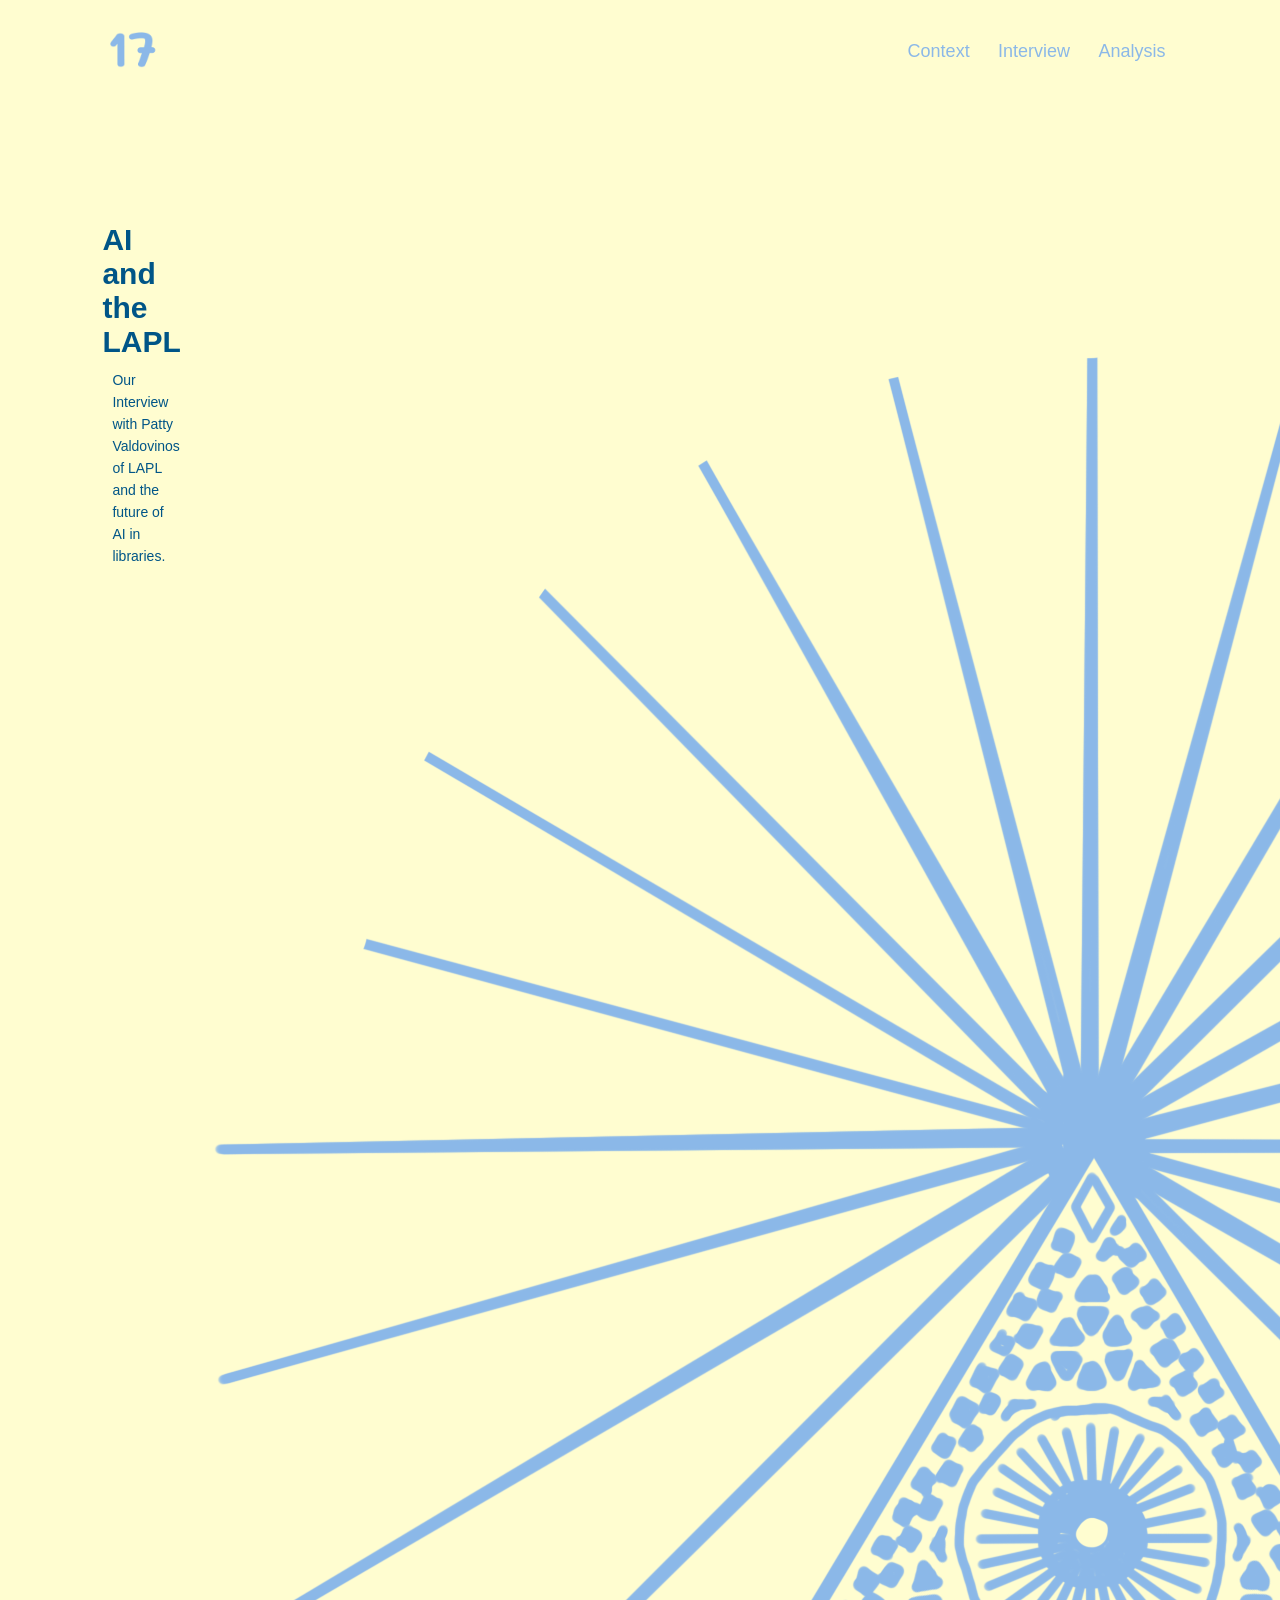
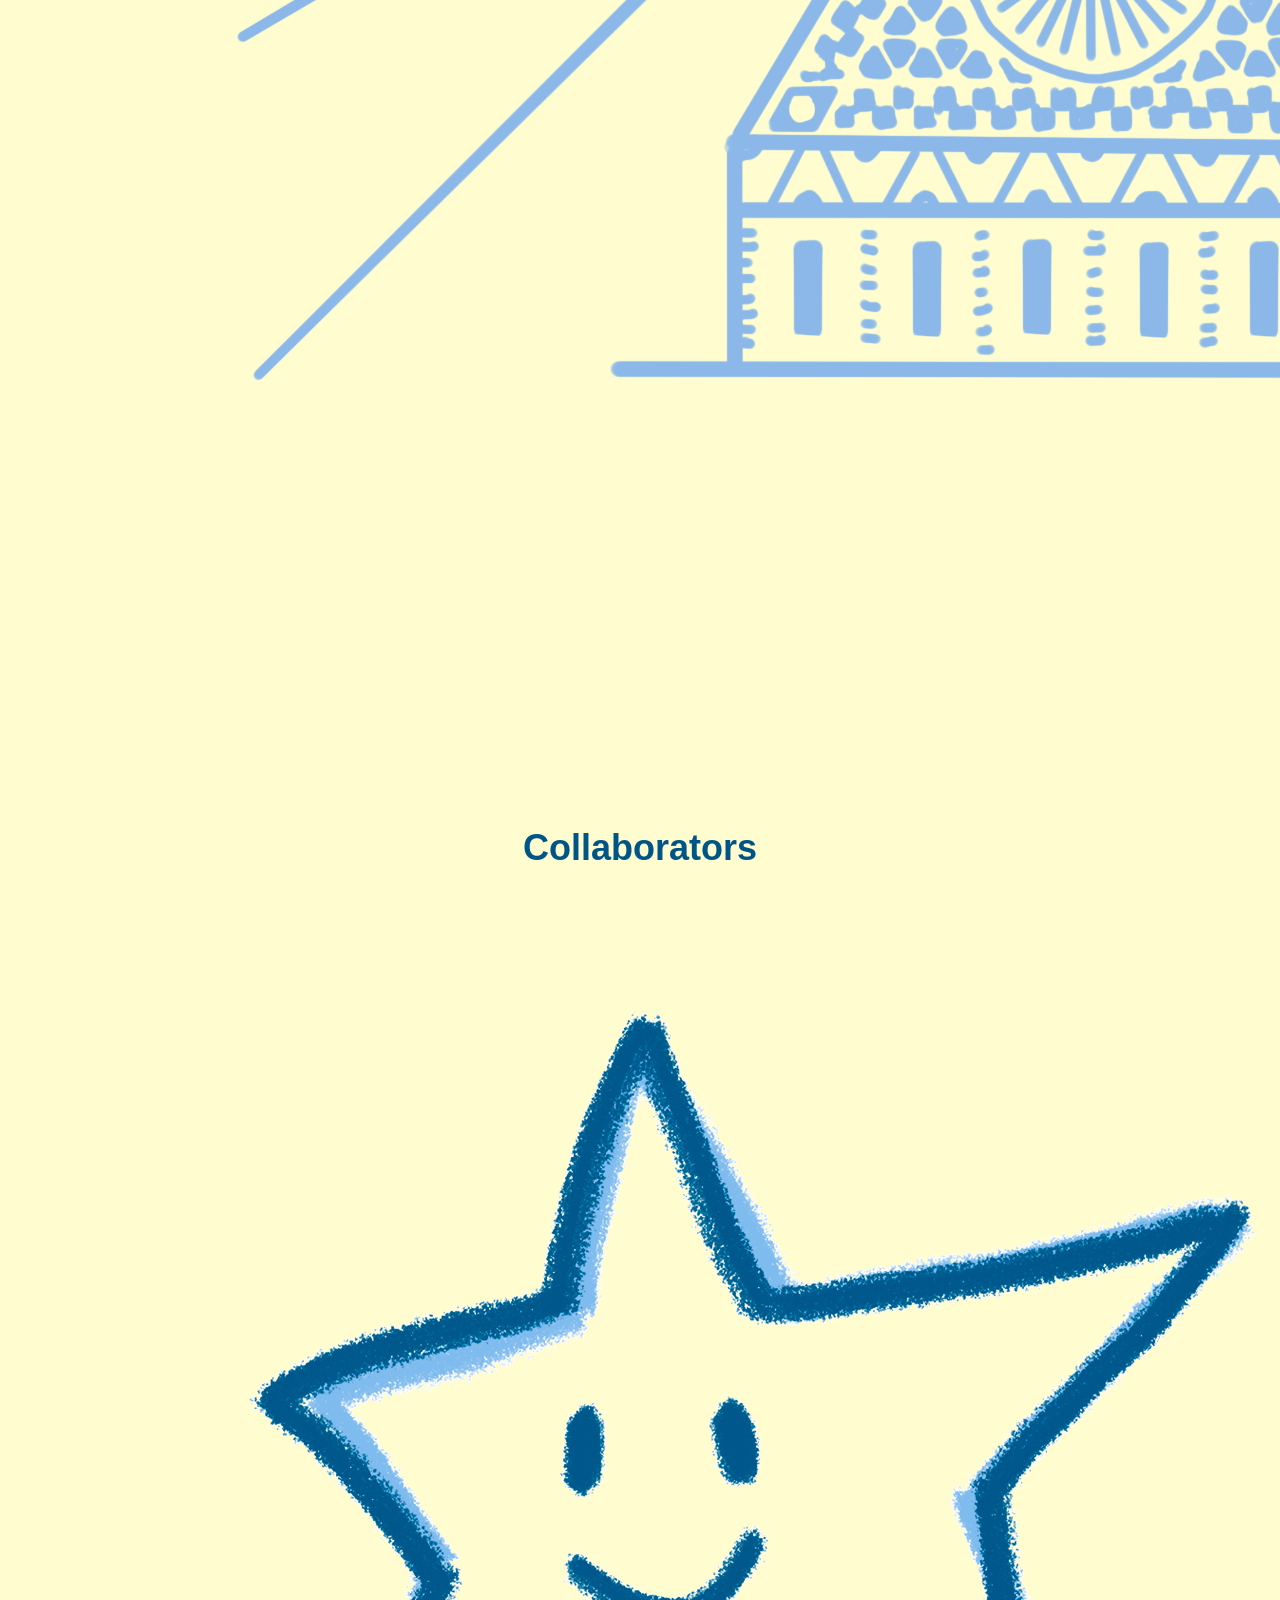
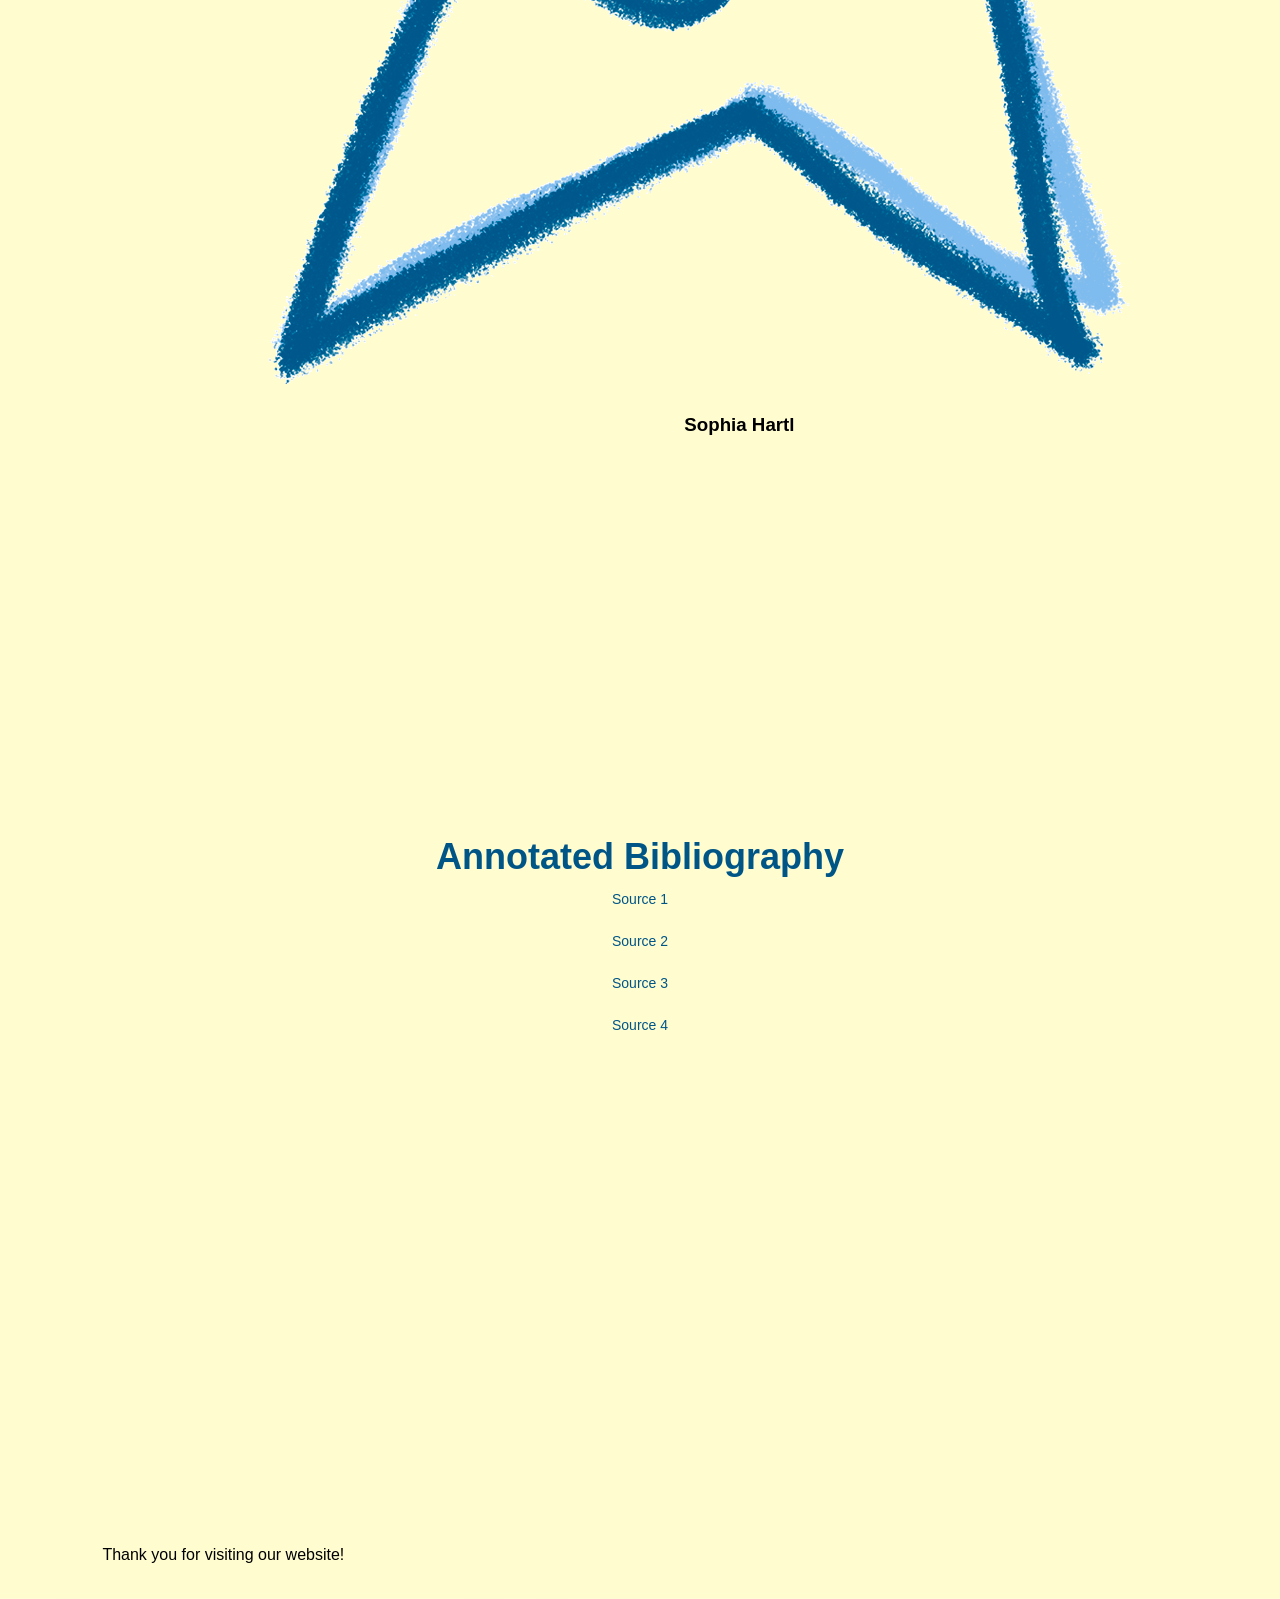
<file: FinalDossierWebsite/index.html>
<!DOCTYPE html>
<html>
<head>
<meta name="viewport" content="width=device-width, initial-scale=1.0">
<link rel="stylesheet" href="style.css">
<link rel="stylesheet" href="https://cdnjs.cloudflare.com/ajax/libs/font-awesome/6.5.0/css/all.min.css">
</head>
<body>
    
<div class="container">
    <nav>
    <a href="index.html"><img src="images/newlogo.png" class="logo"></a>
    <div class="nav-links" id="navLinks">
    <i class="fa-solid fa-xmark" onclick="hideMenu()"></i>
    <ul>
    <li><a href="context_html">Context</a></li>
    <li><a href="interview_html">Interview</a></li>
    <li><a href="analysis_html">Analysis</a></li>
</ul>
</div>
<i class="fa-solid fa-bars" onclick="showMenu()"></i>

    </nav>
 <section class="homePage"></section>   
    <div class="row">
        <div class="tex-col">
            <h1>AI and the LAPL</h1>
            <p>Our Interview with Patty Valdovinos of LAPL and the future of AI in libraries.</p>
            </div>
        <div class="homepageImage">
            <img src="images/homepageImage.png">
        </div>
    </div>
</section>
   
<!----- collaborators ------>
<section class="collaborators">
<h2>Collaborators</h2>

<div class="row">
   <div class="collab-col">
        <img src="images/starbaby.gif">
        <h3>Sophia Hartl</h3>
   </div>
    <div class="collab-col">
        <img src="images/starbaby.gif">
        <h3>Sophia González</h3>
   </div>
    <div class="collab-col">
        <img src="images/starbaby.gif">
        <h3>Rachel Tofosky</h3>
   </div>
    <div class="collab-col">
        <img src="images/starbaby.gif">
        <h3>Adela Valenzuela</h3>
   </div>
   
</div>


</section>

<!-- annotatedBib-->
<section class="annotatedBib">
    <h2>Annotated Bibliography</h2>
    <p>Source 1</p>
     <p>Source 2</p>
      <p>Source 3</p>
       <p>Source 4</p>

</section>
<!----- endCap ------>
<section class="endCap">
    <p1>Thank you for visiting our website!</p1>
    
<!------- JavaScript for Toggle Menu ------->

<script>
    var navLinks = document.getElementById("navLinks")
    function showMenu(){
        navLinks.style.right = "0";
    }
    function hideMenu(){
        navLinks.style.right = "-200px";
    }
</script>
    
</body>

</html>
</file>
<file: FinalDossierWebsite/style.css>
*{
    margin: 0;
    padding: 0;
    font-family: 'Poppins', sans-serif;
    box-sizing: border-box;
}

.container{
    width: 100%;
    min-height: 100vh;
    background-image: linear-gradient(rgba(255, 253, 208, 1) 50%,rgba(255, 253, 208, 1) 70% ), url(images/background.jpg);
    background-size: cover;
    background-position: center;
    padding: 10px 8%;
}

nav{
    width: 100%;
    display: flex;
    align-items: center;
    justify-content: space-between;
    padding: 10px 0;

}

.logo{
    width: 60px;
    cursor: pointer;
}

.nav-links{
    flex: 1;
    text-align: right;

}
.nav-links ul li{
    list-style: none;
    display: inline-block;
    padding: 8px 12px;
    position: relative;
}
.nav-links ul li a{
    color: #8BB8E8;
    text-decoration: none;
    font-size: 18px;

}
.nav-links ul li::after{
    content: '';
    width: 0%;
    height: 2px;
    background: #8BB8E8;
    display: block;
    margin: auto;
    transition: 0.5s;
}

.nav-links ul li:hover::after{
    width:100%;

}
/*.btn{
    display: flex;
    align-items: center;
    padding: 10px 20px;
    border: 0;
    outline: 0;
    border-radius: 10px;
    background: #8BB8E8;
    color: #fff;
    font-weight: 500;
    cursor: pointer;

}

.btn img{
    width: 20px;
    margin-right: 10px;
}*/

.content{
    margin-top: 14%;
    color: #8BB8E8;
    max-width: 620px;
}
.content h1{
    font-size: 70px;
    font-weight: 600;
    line-height: 85px;
}

nav .fa-solid{
    display: none;
}

@media(max-width: 700px){
     .content h1{
        font-size: 20px;
     }
     .nav-links ul li{
        display: block;
     }
     .nav-links{
        position: absolute;
        background: #005587;
        height: 100vh;
        width: 200px;
        top: 0;
        right: -200px;
        text-align: left;
        z-index: 2;
        transition: 1s;
     }
     nav .fa-solid{
    display: block;
    color: #8BB8E8;
    margin: 10px;
    font-size: 22px;
    cursor: pointer;
}
.nav-links ul{
    padding: 30px;
}
    .row{
        flex-direction: column;
    }
    .row2{
        flex-direction: column-reverse;
        
    }
}
/*----- Annotated Bibliography ------*/
.annotatedBib{
    width: 80%;
    margin: auto;
    text-align: center;
    padding-top:300px;
    padding-bottom: 400px;
}
h2{
    font-size: 36px;
    font-weight: 600;
    color: #005587;
}
p{
    color: #005587;
    font-size: 14px;
    font-weight: 300;
    line-height: 22px;
    padding: 10px;
}

/*----- End Cap ------*/
.endCap{
    width: 80%;
    text-align: left;
    padding-top:100px;
    padding-bottom: 25px;
}

.collaborators{
     width: 80%;
    margin: auto;
    text-align: center;
    padding-top:400px;
    padding-bottom: 100px;
}
.row{
    margin-top: 5%;
    display: flex;
    justify-content: space-between;
    padding-top: 75px;
}
.row2{
    margin-top: 5%;
    display: flex;
    justify-content: space-between;
    padding-top: 75px;
    flex-direction: row-reverse;
}

/*----- Context Page ------*/
.sub-header{
     width: 100%;
    height: 50vh;
    background-image: linear-gradient(rgba(255, 253, 208, 1) 50%,rgba(255, 253, 208, 1) 70% ), url(images/background.jpg);
    background-size: cover;
    background-position: center;
    text-align: center;
    color: #005587;
}

.sub-header h2{
    margin-top: 100px;
}

.overview{
      width: 80%;
    margin: auto;
    text-align: center;
    padding-top:100px;
    padding-bottom: 100px;
}
.overview-col{
    flex-basis: 48%;
    padding: 30px 2px;
}

.overview-col img{
    width: 50%;
}

.profContext{
      width: 80%;
    margin: auto;
    text-align: center;
    padding-top:100px;
    padding-bottom: 100px;
}
.profContext-col{
    flex-basis: 48%;
    padding: 30px 2px;
}

.outlook{
      width: 80%;
    margin: auto;
    text-align: center;
    padding-top:100px;
    padding-bottom: 100px;
}
.outlook-col{
    flex-basis: 48%;
    padding: 30px 2px;
}
h1{
    font-size: 30px;
    font-weight: 600;
    color: #005587;
}
</file>
